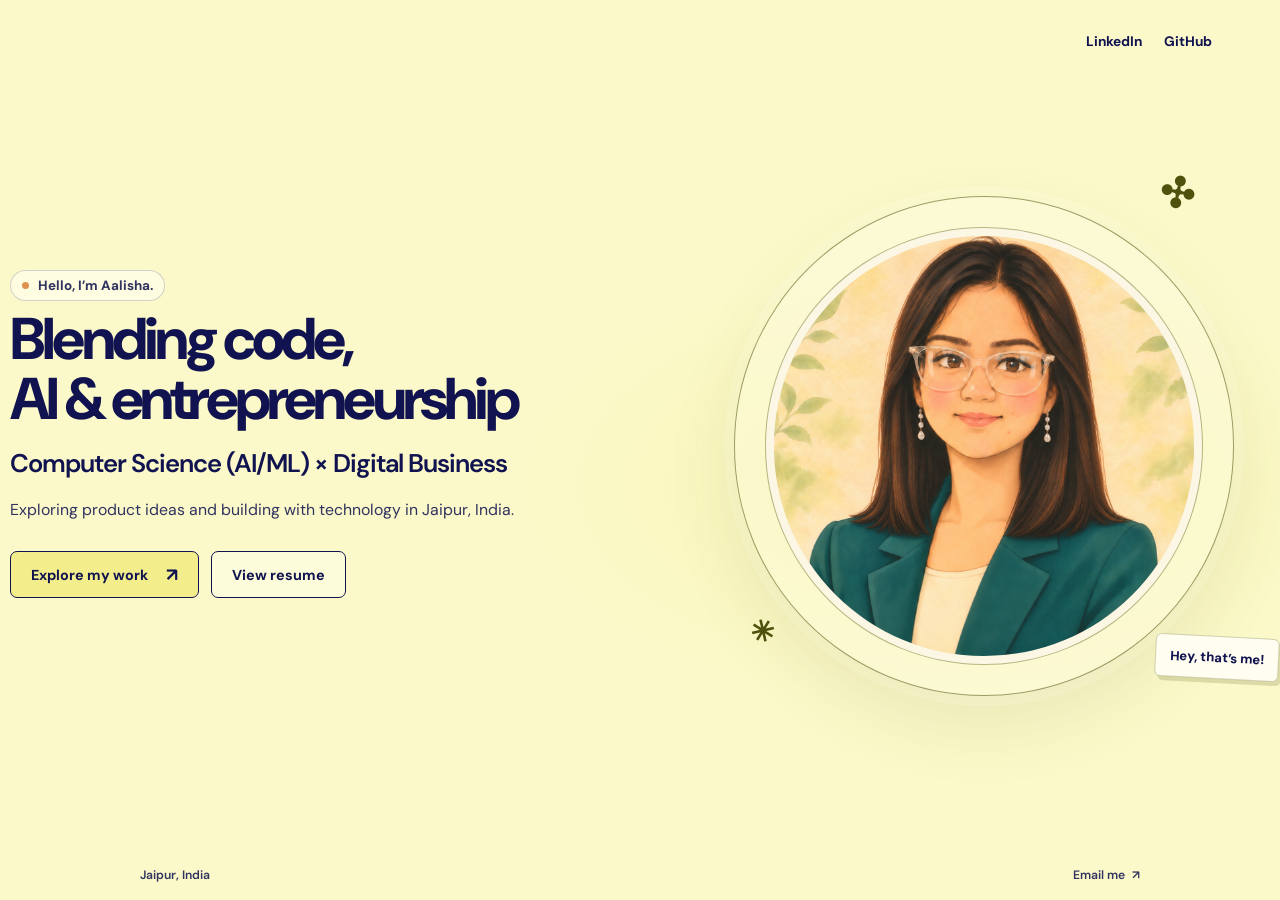
<file: index.html>
<!DOCTYPE html>
<html lang="en">
<head>
  <meta charset="UTF-8">
  <meta name="viewport" content="width=device-width, initial-scale=1.0">
  <meta name="description" content="Aalisha Kohli — computer science and digital business student exploring technology, product, and consulting.">
  <meta name="theme-color" content="#fbf9c9">
  <title>Aalisha Kohli | Portfolio</title>
  <link rel="preconnect" href="https://fonts.googleapis.com">
  <link rel="preconnect" href="https://fonts.gstatic.com" crossorigin>
  <link href="https://fonts.googleapis.com/css2?family=DM+Sans:wght@400;500;600;700;800&display=swap" rel="stylesheet">
  <link rel="stylesheet" href="home.css">
</head>
<body class="home-page">
  <a class="skip-link" href="#main-content">Skip to content</a>
  <div class="home-shell">
    <header class="home-header">
      <div class="social-links" aria-label="Social links">
        <a href="https://www.linkedin.com/in/aalisha-kohli-150954351ak" target="_blank" rel="noopener noreferrer">LinkedIn</a>
        <a href="https://github.com/aalishakohli5-cmyk" target="_blank" rel="noopener noreferrer">GitHub</a>
      </div>
    </header>

    <main id="main-content" class="hero">
      <section class="hero-copy" aria-labelledby="hero-title">
        <p class="hello">Hello, I’m Aalisha.</p>
        <h1 id="hero-title">Blending code,<br>AI &amp; entrepreneurship</h1>
        <p class="hero-subtitle">Computer Science (AI/ML) × Digital Business</p>
        <p class="hero-location">Exploring product ideas and building with technology in Jaipur, India.</p>
        <div class="hero-actions">
          <a class="button button-primary" href="portfolio.html">Explore my work <span aria-hidden="true">↗</span></a>
          <a class="button button-secondary" href="Aalisha_Kohli_CV.pdf" target="_blank" rel="noopener">View resume</a>
        </div>
      </section>

      <div class="portrait-area" aria-label="Illustrated portrait of Aalisha Kohli">
        <div class="portrait-halo" aria-hidden="true"></div>
        <div class="portrait-frame">
          <img src="profile-portrait.png" alt="Illustrated portrait of Aalisha Kohli wearing glasses">
        </div>
        <span class="sparkle sparkle-one" aria-hidden="true">✣</span>
        <span class="sparkle sparkle-two" aria-hidden="true">✳</span>
        <span class="portrait-note">Hey, that’s me!</span>
      </div>

    </main>

    <footer class="home-footer">
      <span>Jaipur, India</span>
      <a href="https://mail.google.com/mail/?view=cm&amp;fs=1&amp;to=aalishakohli5%40gmail.com" target="_blank" rel="noopener noreferrer">Email me <span aria-hidden="true">↗</span></a>
    </footer>
  </div>
  <script src="interactions.js" defer></script>
</body>
</html>
</file>
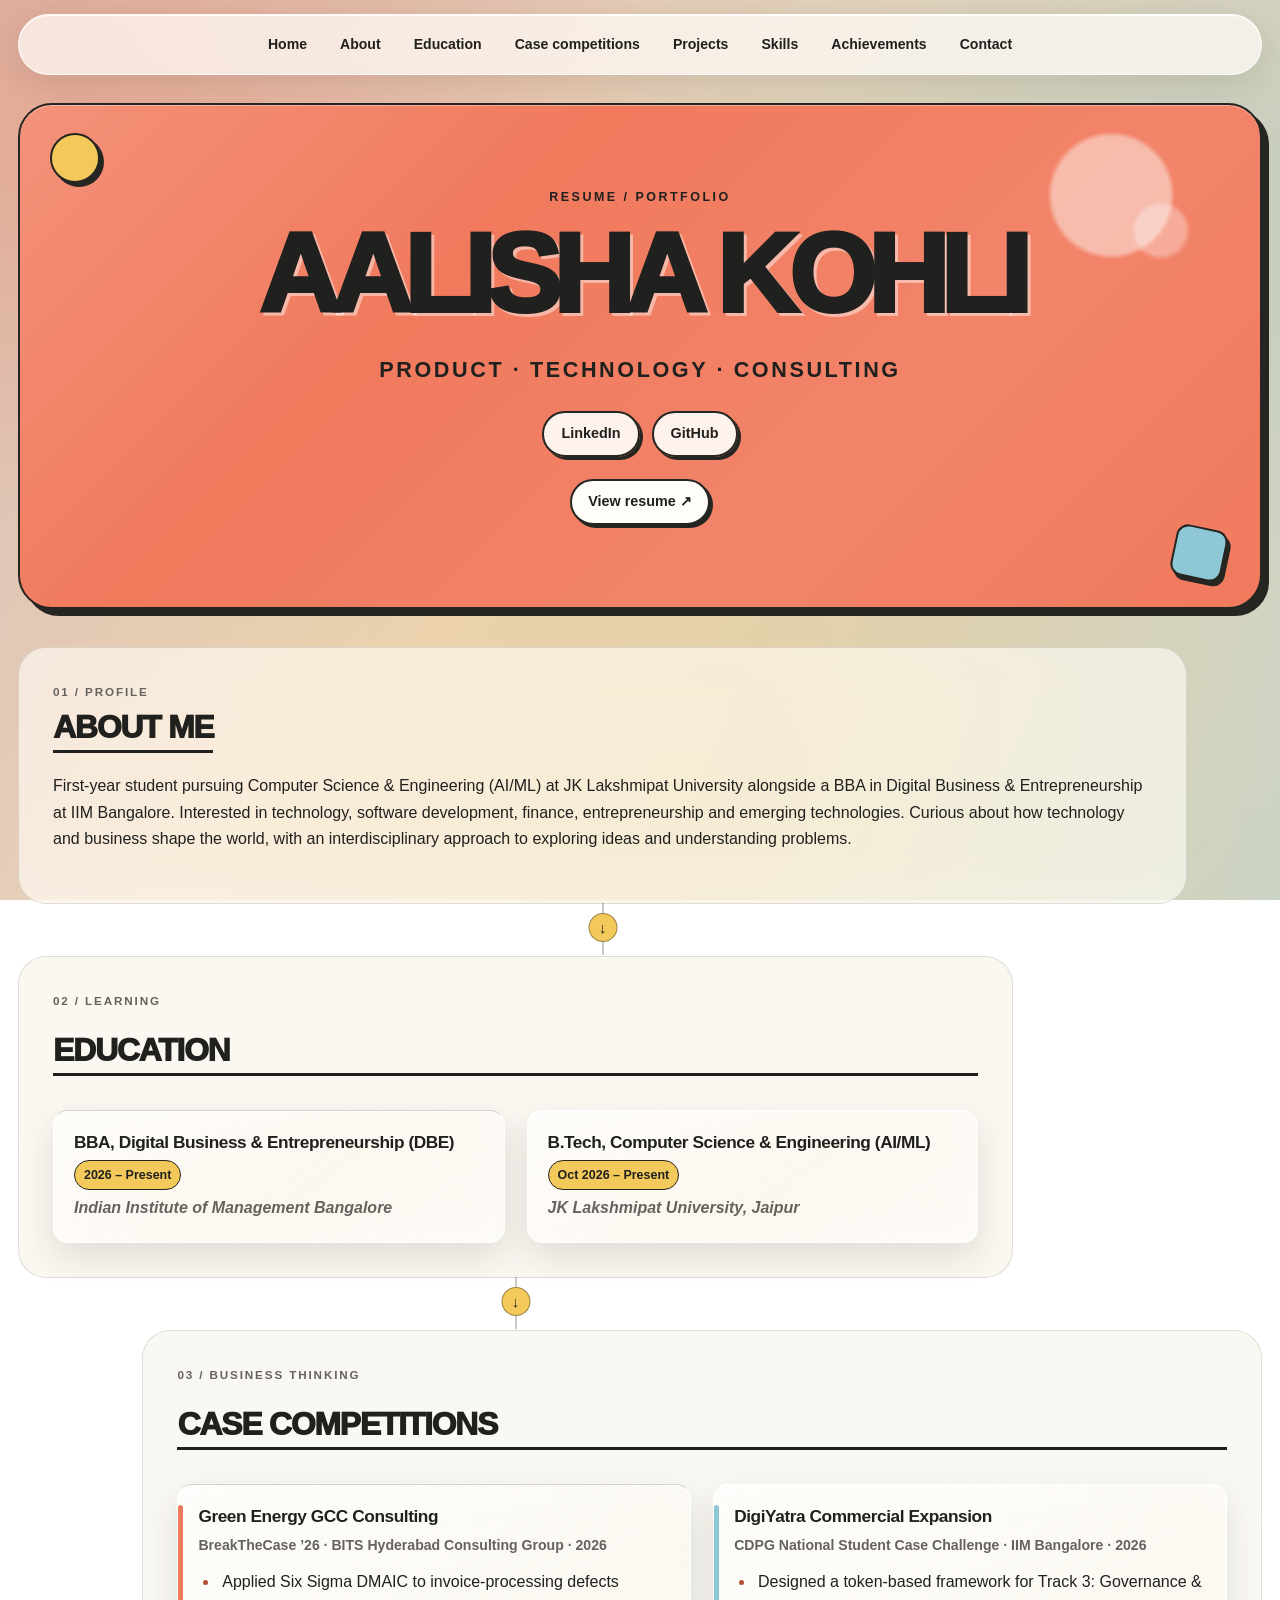
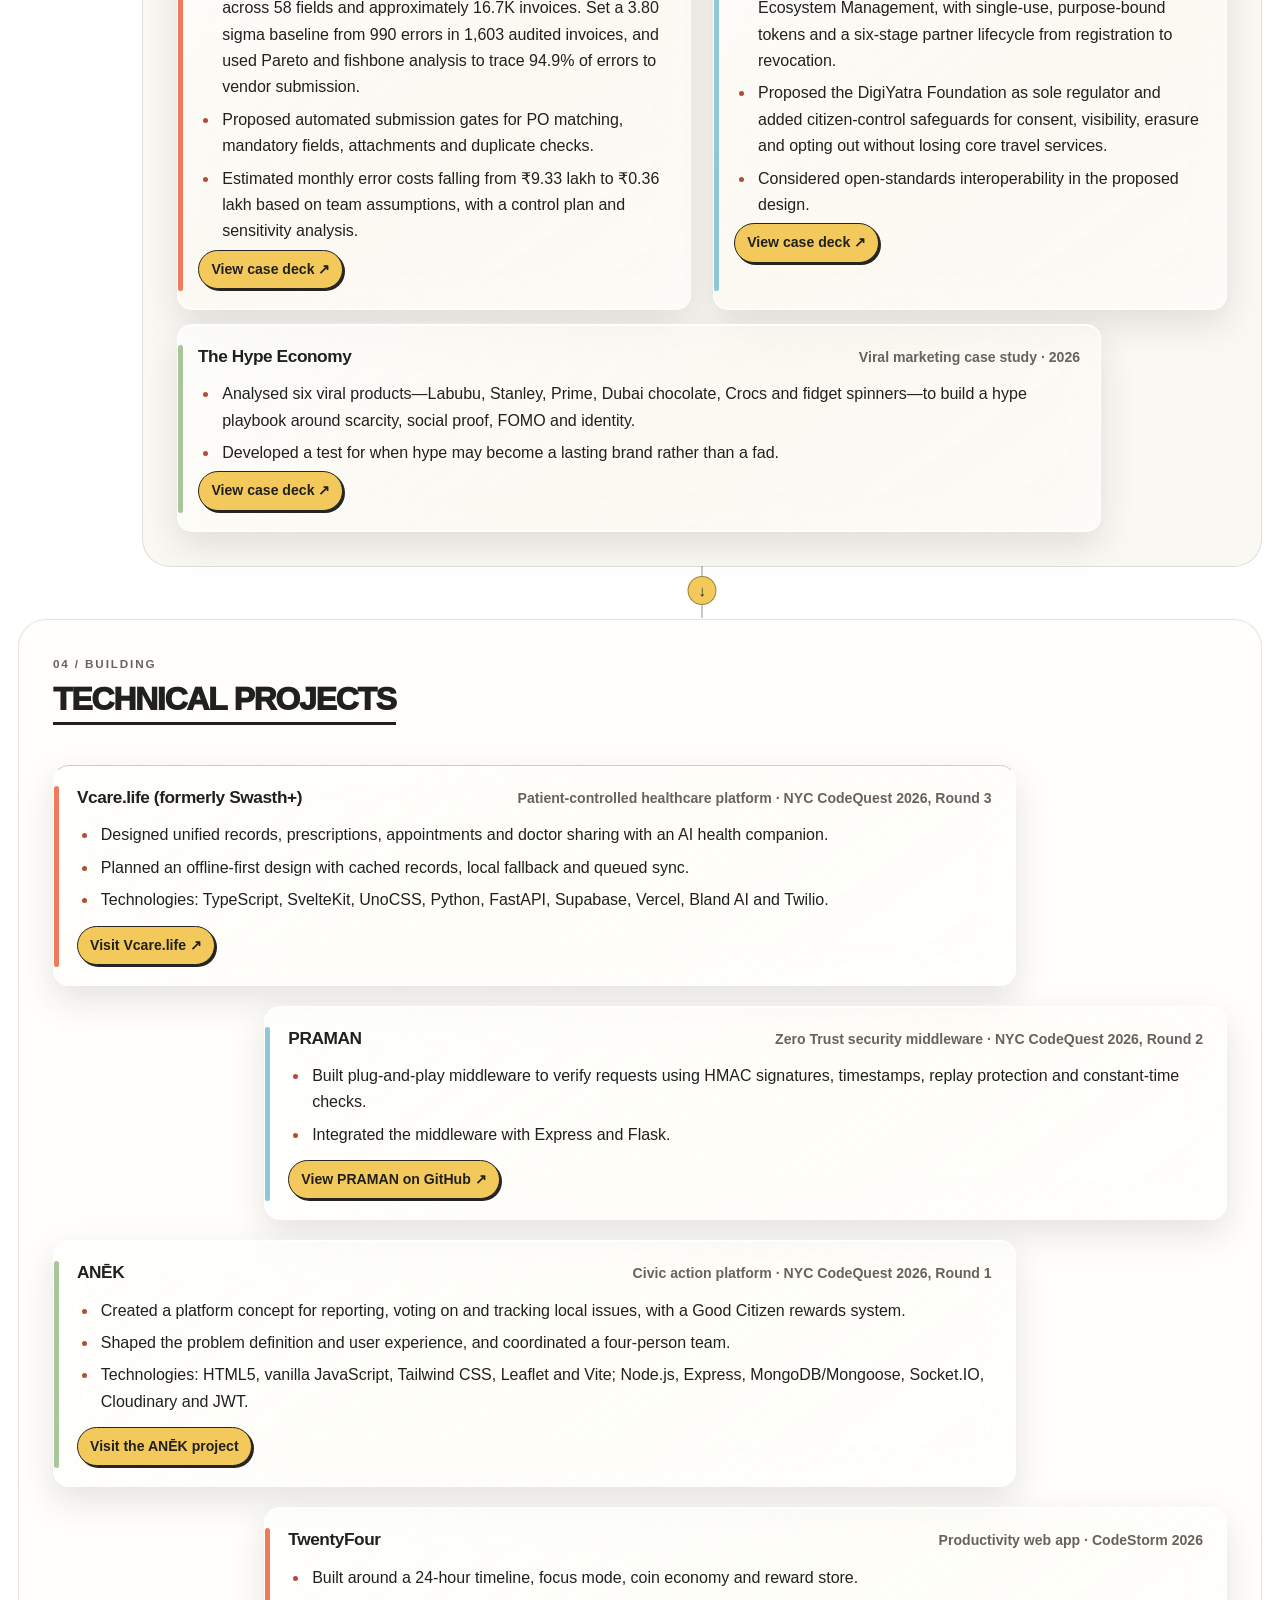
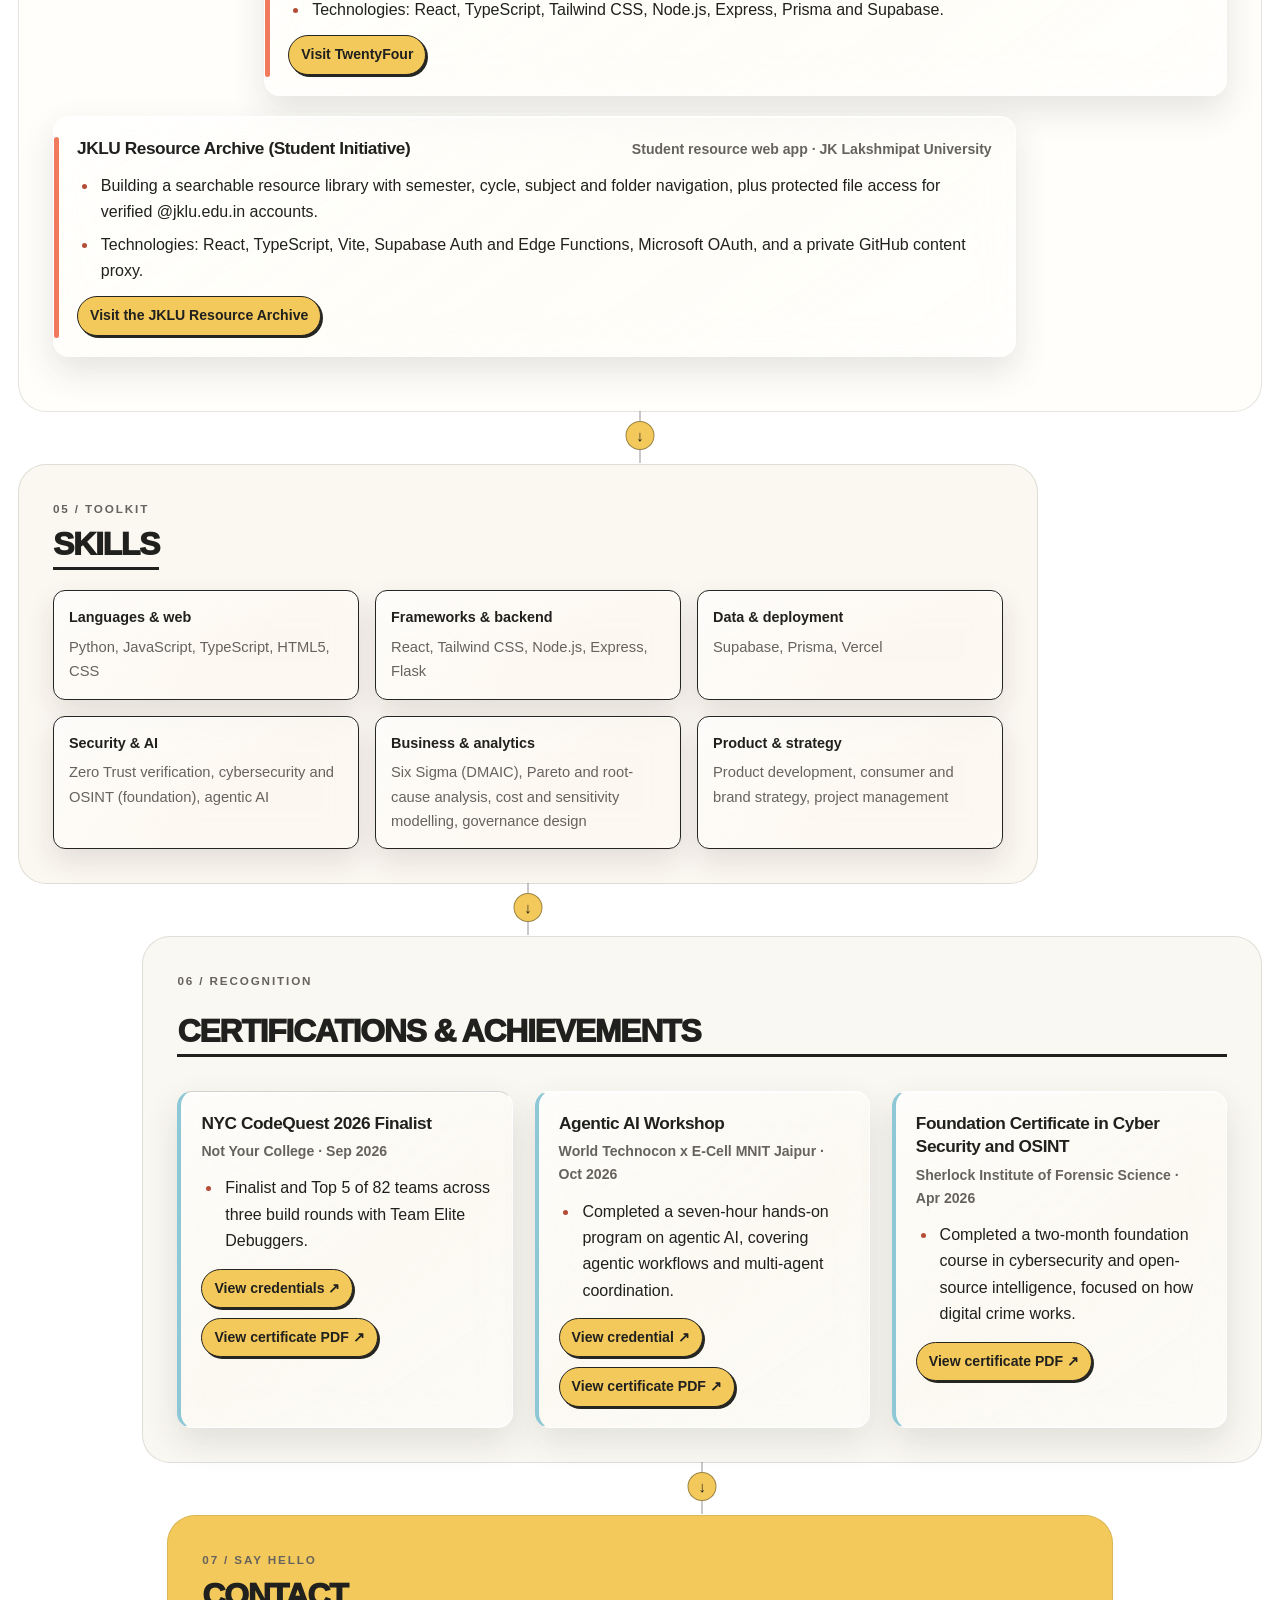
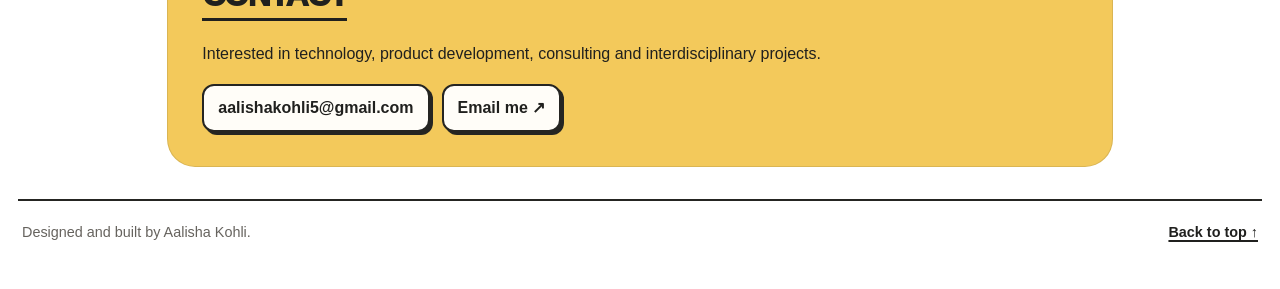
<file: portfolio.html>
<!DOCTYPE html>
<html lang="en">

<head>
    <meta charset="UTF-8">
    <meta name="viewport" content="width=device-width, initial-scale=1.0">
    <meta name="description"
        content="Resume and portfolio of Aalisha Kohli, a computer science and digital business student interested in technology, product, and consulting.">
    <meta name="theme-color" content="#f4f0e8">
    <title>Aalisha Kohli | Resume</title>
    <link rel="stylesheet" href="styles.css">
    <script src="interactions.js" defer></script>
</head>

<body>
    <a href="#main-content">Skip to content</a>

    <nav class="portfolio-nav" aria-label="Main navigation">
            <a href="index.html">Home</a>
            <a href="#about">About</a>
            <a href="#education">Education</a>
            <a href="#competitions">Case competitions</a>
            <a href="#projects">Projects</a>
            <a href="#skills">Skills</a>
            <a href="#achievements">Achievements</a>
            <a href="#contact">Contact</a>
    </nav>

    <header id="top">
        <div>
            <p>Resume / Portfolio</p>
            <h1>Aalisha Kohli</h1>
            <p>Product <span aria-hidden="true">·</span> Technology <span aria-hidden="true">·</span> Consulting</p>

            <p class="hero-socials">
                <a href="https://www.linkedin.com/in/aalisha-kohli-150954351ak" target="_blank"
                    rel="noopener noreferrer" aria-label="Aalisha Kohli on LinkedIn (opens in a new tab)">
                    LinkedIn
                </a>
                <a href="https://github.com/aalishakohli5-cmyk" target="_blank" rel="noopener noreferrer"
                    aria-label="Aalisha Kohli on GitHub (opens in a new tab)">
                    GitHub
                </a>
            </p>
            <p><a class="case-deck-link" href="Aalisha_Kohli_CV.pdf" target="_blank" rel="noopener noreferrer">View resume ↗</a></p>
        </div>
    </header>

    <main id="main-content">
        <section id="about" aria-labelledby="about-heading">
            <p>01 / Profile</p>
            <h2 id="about-heading">About me</h2>
            <p>
                First-year student pursuing Computer Science &amp; Engineering (AI/ML)
                at JK Lakshmipat University alongside a BBA in Digital Business &amp;
                Entrepreneurship at IIM Bangalore. Interested in technology, software
                development, finance, entrepreneurship and emerging technologies.
                Curious about how technology and business shape the world, with an
                interdisciplinary approach to exploring ideas and understanding
                problems.
            </p>
        </section>

        <section id="education" aria-labelledby="education-heading">
            <p>02 / Learning</p>
            <h2 id="education-heading">Education</h2>

            <article>
                <header>
                    <h3>BBA, Digital Business &amp; Entrepreneurship (DBE)</h3>
                    <p>2026 – Present</p>
                </header>
                <p><em>Indian Institute of Management Bangalore</em></p>
            </article>

            <article>
                <header>
                    <h3>B.Tech, Computer Science &amp; Engineering (AI/ML)</h3>
                    <p>Oct 2026 – Present</p>
                </header>
                <p><em>JK Lakshmipat University, Jaipur</em></p>
            </article>
        </section>

        <section id="competitions" aria-labelledby="competitions-heading">
            <p>03 / Business thinking</p>
            <h2 id="competitions-heading">Case competitions</h2>

            <article>
                <header>
                    <h3>Green Energy GCC Consulting</h3>
                    <p>BreakTheCase ’26 · BITS Hyderabad Consulting Group · 2026</p>
                </header>
                <ul>
                    <li>
                        Applied Six Sigma DMAIC to invoice-processing defects across 58
                        fields and approximately 16.7K invoices. Set a 3.80 sigma baseline
                        from 990 errors in 1,603 audited invoices, and used Pareto and
                        fishbone analysis to trace 94.9% of errors to vendor submission.
                    </li>
                    <li>
                        Proposed automated submission gates for PO matching, mandatory
                        fields, attachments and duplicate checks.
                    </li>
                    <li>
                        Estimated monthly error costs falling from ₹9.33 lakh to ₹0.36 lakh
                        based on team assumptions, with a control plan and sensitivity
                        analysis.
                    </li>
                </ul>
                <p><a class="case-deck-link" href="green-energy-gcc-consulting.pdf" target="_blank" rel="noopener">View case deck ↗</a></p>
            </article>

            <article>
                <header>
                    <h3>DigiYatra Commercial Expansion</h3>
                    <p>CDPG National Student Case Challenge · IIM Bangalore · 2026</p>
                </header>
                <ul>
                    <li>
                        Designed a token-based framework for Track 3: Governance &amp;
                        Ecosystem Management, with single-use, purpose-bound tokens and a
                        six-stage partner lifecycle from registration to revocation.
                    </li>
                    <li>
                        Proposed the DigiYatra Foundation as sole regulator and added
                        citizen-control safeguards for consent, visibility, erasure and
                        opting out without losing core travel services.
                    </li>
                    <li>Considered open-standards interoperability in the proposed design.</li>
                </ul>
                <p><a class="case-deck-link" href="digiyatra-case-deck.pdf" target="_blank" rel="noopener">View case deck ↗</a></p>
            </article>

            <article>
                <header>
                    <h3>The Hype Economy</h3>
                    <p>Viral marketing case study · 2026</p>
                </header>
                <ul>
                    <li>
                        Analysed six viral products—Labubu, Stanley, Prime, Dubai chocolate,
                        Crocs and fidget spinners—to build a hype playbook around scarcity,
                        social proof, FOMO and identity.
                    </li>
                    <li>
                        Developed a test for when hype may become a lasting brand rather
                        than a fad.
                    </li>
                </ul>
                <p><a class="case-deck-link" href="hype-economy-case-deck.pdf" target="_blank" rel="noopener">View case deck ↗</a></p>
            </article>
        </section>

        <section id="projects" aria-labelledby="projects-heading">
            <p>04 / Building</p>
            <h2 id="projects-heading">Technical projects</h2>

            <article>
                <header>
                    <h3>Vcare.life <span>(formerly Swasth+)</span></h3>
                    <p>Patient-controlled healthcare platform · NYC CodeQuest 2026, Round 3</p>
                </header>
                <ul>
                    <li>
                        Designed unified records, prescriptions, appointments and doctor
                        sharing with an AI health companion.
                    </li>
                    <li>
                        Planned an offline-first design with cached records, local fallback
                        and queued sync.
                    </li>
                    <li>
                        Technologies: TypeScript, SvelteKit, UnoCSS, Python, FastAPI,
                        Supabase, Vercel, Bland AI and Twilio.
                    </li>
                </ul>
                <p><a href="https://august-hackathon.vercel.app/" target="_blank" rel="noopener noreferrer">Visit Vcare.life ↗</a></p>
            </article>

            <article>
                <header>
                    <h3>PRAMAN</h3>
                    <p>Zero Trust security middleware · NYC CodeQuest 2026, Round 2</p>
                </header>
                <ul>
                    <li>
                        Built plug-and-play middleware to verify requests using HMAC
                        signatures, timestamps, replay protection and constant-time checks.
                    </li>
                    <li>Integrated the middleware with Express and Flask.</li>
                </ul>
                <p><a href="https://github.com/EliteDebuggers/hackathon2.git" target="_blank" rel="noopener noreferrer">View PRAMAN on GitHub ↗</a></p>
            </article>

            <article>
                <header>
                    <h3>ANĒK</h3>
                    <p>Civic action platform · NYC CodeQuest 2026, Round 1</p>
                </header>
                <ul>
                    <li>
                        Created a platform concept for reporting, voting on and tracking
                        local issues, with a Good Citizen rewards system.
                    </li>
                    <li>
                        Shaped the problem definition and user experience, and coordinated
                        a four-person team.
                    </li>
                    <li>
                        Technologies: HTML5, vanilla JavaScript, Tailwind CSS, Leaflet and Vite;
                        Node.js, Express, MongoDB/Mongoose, Socket.IO, Cloudinary and JWT.
                    </li>
                </ul>
                <p>
                    <a href="https://anek.vercel.app" target="_blank" rel="noopener noreferrer">
                        Visit the ANĒK project
                    </a>
                </p>
            </article>

            <article>
                <header>
                    <h3>TwentyFour</h3>
                    <p>Productivity web app · CodeStorm 2026</p>
                </header>
                <ul>
                    <li>
                        Built around a 24-hour timeline, focus mode, coin economy and reward
                        store.
                    </li>
                    <li>
                        Technologies: React, TypeScript, Tailwind CSS, Node.js, Express,
                        Prisma and Supabase.
                    </li>
                </ul>
                <p>
                    <a href="https://twenty-four-ten.vercel.app" target="_blank" rel="noopener noreferrer">
                        Visit TwentyFour
                    </a>
                </p>
            </article>

            <article>
                <header>
                    <h3>JKLU Resource Archive <span>(Student Initiative)</span></h3>
                    <p>Student resource web app · JK Lakshmipat University</p>
                </header>
                <ul>
                    <li>
                        Building a searchable resource library with semester, cycle, subject
                        and folder navigation, plus protected file access for verified
                        @jklu.edu.in accounts.
                    </li>
                    <li>
                        Technologies: React, TypeScript, Vite, Supabase Auth and Edge
                        Functions, Microsoft OAuth, and a private GitHub content proxy.
                    </li>
                </ul>
                <p>
                    <a href="https://jklu-resource-archive-3sud.vercel.app" target="_blank" rel="noopener noreferrer">
                        Visit the JKLU Resource Archive
                    </a>
                </p>
            </article>
        </section>

        <section id="skills" aria-labelledby="skills-heading">
            <p>05 / Toolkit</p>
            <h2 id="skills-heading">Skills</h2>

            <dl>
                <div>
                    <dt>Languages &amp; web</dt>
                    <dd>Python, JavaScript, TypeScript, HTML5, CSS</dd>
                </div>
                <div>
                    <dt>Frameworks &amp; backend</dt>
                    <dd>React, Tailwind CSS, Node.js, Express, Flask</dd>
                </div>
                <div>
                    <dt>Data &amp; deployment</dt>
                    <dd>Supabase, Prisma, Vercel</dd>
                </div>
                <div>
                    <dt>Security &amp; AI</dt>
                    <dd>Zero Trust verification, cybersecurity and OSINT (foundation), agentic AI</dd>
                </div>
                <div>
                    <dt>Business &amp; analytics</dt>
                    <dd>
                        Six Sigma (DMAIC), Pareto and root-cause analysis, cost and
                        sensitivity modelling, governance design
                    </dd>
                </div>
                <div>
                    <dt>Product &amp; strategy</dt>
                    <dd>Product development, consumer and brand strategy, project management</dd>
                </div>
            </dl>
        </section>

        <section id="achievements" aria-labelledby="achievements-heading">
            <p>06 / Recognition</p>
            <h2 id="achievements-heading">Certifications &amp; achievements</h2>

            <article>
                <header>
                    <h3>NYC CodeQuest 2026 Finalist</h3>
                    <p>Not Your College · Sep 2026</p>
                </header>
                <ul>
                    <li>
                        Finalist and Top 5 of 82 teams across three build rounds with Team
                        Elite Debuggers.
                    </li>
                </ul>
                <p class="credential-links"><a class="case-deck-link" href="https://notyourcollege.com/verify/CERT-2026-JJVC63" target="_blank" rel="noopener noreferrer">View credentials ↗</a> <a class="case-deck-link" href="nyc-codequest-certificate.pdf" target="_blank" rel="noopener noreferrer">View certificate PDF ↗</a></p>
            </article>

            <article class="credential-card">
                <header>
                    <h3>Agentic AI Workshop</h3>
                    <p>World Technocon x E-Cell MNIT Jaipur · Oct 2026</p>
                </header>
                <ul>
                    <li>
                        Completed a seven-hour hands-on program on agentic AI, covering
                        agentic workflows and multi-agent coordination.
                    </li>
                </ul>
                <p class="credential-links"><a class="case-deck-link" href="https://technocon.org/c/6GN7HVQSAZFCH8T" target="_blank" rel="noopener noreferrer">View credential ↗</a> <a class="case-deck-link" href="generative-ai-certificate.pdf" target="_blank" rel="noopener noreferrer">View certificate PDF ↗</a></p>
            </article>

            <article>
                <header>
                    <h3>Foundation Certificate in Cyber Security and OSINT</h3>
                    <p>Sherlock Institute of Forensic Science · Apr 2026</p>
                </header>
                <ul>
                    <li>
                        Completed a two-month foundation course in cybersecurity and
                        open-source intelligence, focused on how digital crime works.
                    </li>
                </ul>
                <p class="credential-links"><a class="case-deck-link" href="cybersecurity-osint-certificate.pdf" target="_blank" rel="noopener noreferrer">View certificate PDF ↗</a></p>
            </article>
        </section>

        <section id="contact" aria-labelledby="contact-heading">
            <p>07 / Say hello</p>
            <h2 id="contact-heading">Contact</h2>
            <p>
                Interested in technology, product development, consulting and
                interdisciplinary projects.
            </p>
            <address>
                <a href="https://mail.google.com/mail/?view=cm&amp;fs=1&amp;to=aalishakohli5%40gmail.com" target="_blank" rel="noopener noreferrer">aalishakohli5@gmail.com</a>
                <a class="email-cta" href="https://mail.google.com/mail/?view=cm&amp;fs=1&amp;to=aalishakohli5%40gmail.com" target="_blank" rel="noopener noreferrer">Email me ↗</a>
            </address>
        </section>
    </main>

    <footer>
        <p>Designed and built by Aalisha Kohli.</p>
        <p><a href="#top">Back to top ↑</a></p>
    </footer>
</body>

</html>
</file>
<file: home.css>
:root {
  color-scheme: light;
  --butter: #fbf9c9;
  --butter-deep: #f3ee93;
  --navy: #10134f;
  --navy-soft: #30335f;
  --green: #4e520c;
  --paper: #fffef0;
}
* { box-sizing: border-box; }
html { min-width: 320px; scroll-behavior: smooth; }
body.home-page {
  min-width: 320px;
  min-height: 100vh;
  margin: 0;
  padding: 0;
  background: var(--butter);
  color: var(--navy);
  font-family: "DM Sans", "Avenir Next", Avenir, sans-serif;
}
a { color: inherit; }
a:focus-visible { outline: 3px solid #4ca6ff; outline-offset: 4px; border-radius: 4px; }
.home-shell {
  position: relative;
  display: flex;
  min-height: 100svh;
  flex-direction: column;
  overflow: hidden;
  border: 0;
  border-radius: 0;
  background:
    radial-gradient(ellipse at 74% 54%, rgb(241 229 122 / 25%), transparent 32%),
    var(--butter);
}
.skip-link { position: fixed; z-index: 20; top: 14px; left: 14px; padding: 10px 14px; transform: translateY(-160%); border-radius: 6px; background: var(--navy); color: white; }
.skip-link:focus { transform: translateY(0); }
.home-header {
  z-index: 5;
  display: grid;
  width: min(100% - 64px, 1320px);
  min-height: 82px;
  margin: 0 auto;
  grid-template-columns: 1fr auto;
  align-items: center;
  gap: 36px;
}
.wordmark { font-size: 1.08rem; font-weight: 800; letter-spacing: -.045em; text-decoration: none; white-space: nowrap; }
.wordmark span { color: #e78d37; }
.social-links { display: flex; justify-content: flex-end; gap: 22px; }
.social-links a { position: relative; padding: 6px 0; font-size: .86rem; font-weight: 700; text-decoration: none; }
.social-links a::after { position: absolute; right: 0; bottom: 2px; left: 0; height: 2px; transform: scaleX(0); transform-origin: left; background: var(--navy); content: ""; transition: transform .2s ease; }
.social-links a:hover::after { transform: scaleX(1); }
.hero {
  position: relative;
  display: grid;
  width: min(100% - 64px, 1320px);
  flex: 1;
  margin: 0 auto;
  grid-template-columns: minmax(0, 1.05fr) minmax(0, .95fr);
  align-items: center;
  gap: 20px;
  padding: 34px 0 74px;
}
.hero-copy { z-index: 2; padding-bottom: 24px; transform: translateX(-22px); }
.hello { display: inline-flex; align-items: center; gap: 9px; margin: 0 0 8px; padding: 6px 11px; border: 1px solid rgb(16 19 79 / 18%); border-radius: 999px; background: rgb(255 254 240 / 62%); color: var(--navy-soft); font-size: clamp(.82rem, 1.05vw, .96rem); font-weight: 700; }
.hello::before { width: 7px; height: 7px; border-radius: 50%; background: #df9250; content: ""; }
.hero-copy h1 { max-width: 760px; margin: 0; font-size: clamp(2.6rem, 4.6vw, 4.15rem); font-weight: 800; letter-spacing: -.065em; line-height: 1.02; }
.hero-subtitle { margin: 18px 0 0; font-size: clamp(1.15rem, 2vw, 1.65rem); font-weight: 600; letter-spacing: -.04em; }
.hero-location { margin: 17px 0 0; color: var(--navy-soft); font-size: .99rem; line-height: 1.65; }
.hero-actions { display: flex; flex-wrap: wrap; gap: 12px; margin-top: 28px; }
.button { display: inline-flex; min-height: 47px; align-items: center; justify-content: center; gap: 18px; padding: 0 20px; border: 1px solid var(--navy); border-radius: 7px; font-size: .9rem; font-weight: 700; text-decoration: none; transition: transform .18s ease, box-shadow .18s ease, background .18s ease; }
.button:hover { transform: translateY(-3px); box-shadow: 3px 4px 0 var(--navy); }
.button:active { transform: translateY(2px) scale(.985); box-shadow: 1px 1px 0 var(--navy); }
.button-primary { background: #f3ee8b; }
.button-primary span { font-size: 1.15rem; }
.button-secondary { background: rgb(255 254 240 / 42%); }
.portrait-area { position: relative; display: grid; min-height: min(72vh, 660px); place-items: center; translate: 20px 0; animation: portrait-float 6s ease-in-out infinite; }
.portrait-halo { position: absolute; width: min(39vw, 560px); aspect-ratio: 1; border: 1px solid rgb(78 82 12 / 55%); border-radius: 50%; background: rgb(255 255 245 / 24%); box-shadow: 0 0 0 10px rgb(255 255 235 / 16%), 0 28px 70px rgb(89 83 30 / 10%); translate: var(--halo-x, 0px) var(--halo-y, 0px); transition: translate 240ms ease-out; }
.portrait-frame { position: relative; width: min(34vw, 490px); height: min(34vw, 490px); overflow: hidden; border: 8px solid rgb(255 255 244 / 64%); border-radius: 50%; background: #f4e9c7; box-shadow: 0 0 0 1px rgb(78 82 12 / 40%); translate: var(--frame-x, 0px) var(--frame-y, 0px); transition: translate 240ms ease-out; }
.portrait-frame img { width: 100%; height: 100%; object-fit: cover; object-position: 50% 18%; transform: translate(var(--portrait-x, 0px), var(--portrait-y, 0px)); transition: transform 240ms ease-out; }
.sparkle { position: absolute; z-index: 2; color: var(--green); font-weight: 700; line-height: 1; }
.sparkle-one { top: 8%; right: 13%; font-size: 2.6rem; transform: rotate(12deg); }
.sparkle-two { bottom: 19%; left: 9%; font-size: 1.8rem; transform: rotate(-13deg); }
.portrait-note { position: absolute; right: -2%; bottom: 14%; z-index: 3; padding: 11px 14px; border: 1px solid rgb(78 82 12 / 26%); border-radius: 6px; background: var(--paper); box-shadow: 3px 4px 0 rgb(78 82 12 / 18%); font-size: .82rem; font-weight: 800; line-height: 1.45; transform: rotate(3deg); opacity: 0; animation: bubble-arrive .65s cubic-bezier(.2,.8,.2,1) .45s forwards; }
.scroll-cue { position: absolute; bottom: 26px; left: 0; display: flex; align-items: center; gap: 10px; font-size: .78rem; font-weight: 700; text-decoration: none; }
.scroll-cue span { display: grid; width: 26px; height: 26px; place-items: center; border: 1px solid rgb(16 19 79 / 32%); border-radius: 50%; font-size: 1rem; transition: transform .2s; }
.scroll-cue:hover span { transform: translateY(3px); }
.home-footer { display: flex; width: min(100% - 64px, 1000px); min-height: 50px; margin: 0 auto; align-items: center; justify-content: space-between; color: var(--navy-soft); font-size: .76rem; font-weight: 600; }
.home-footer a { text-decoration: none; }
.home-footer a span { margin-left: 4px; }
@media (min-width: 1500px) { .home-header, .hero, .home-footer { width: min(100% - 100px, 1500px); } }
@media (max-width: 760px) {
  body.home-page { padding: 0; }
  .home-shell { min-height: 100svh; border-radius: 0; }
  .home-header { width: calc(100% - 36px); min-height: 72px; grid-template-columns: 1fr auto; gap: 10px; }
  .wordmark { font-size: .98rem; }
  .social-links { grid-column: 2; grid-row: 1; }
  .hero { width: calc(100% - 40px); grid-template-columns: 1fr; gap: 0; padding: 30px 0 64px; }
  .hero-copy { grid-row: 2; padding: 0 0 20px; text-align: center; transform: none; }
  .hello { margin-bottom: 8px; }
  .hero-copy h1 { max-width: none; font-size: clamp(2.55rem, 10vw, 4rem); }
  .hero-subtitle { margin-top: 10px; }
  .hero-location { margin-top: 10px; font-size: .91rem; }
  .desktop-break { display: none; }
  .hero-actions { justify-content: center; margin-top: 20px; }
  .button { min-height: 44px; padding: 0 16px; font-size: .84rem; }
  .portrait-area { grid-row: 1; min-height: clamp(270px, 78vw, 420px); translate: none; }
  .portrait-halo { width: min(76vw, 390px); }
  .portrait-frame { width: min(66vw, 340px); height: min(66vw, 340px); }
  .sparkle-one { top: 7%; right: 10%; font-size: 2rem; }
  .sparkle-two { bottom: 17%; left: 8%; font-size: 1.4rem; }
  .portrait-note { right: 0; bottom: 8%; font-size: .68rem; }
  .scroll-cue { bottom: 22px; left: 50%; transform: translateX(-50%); white-space: nowrap; font-size: .72rem; }
  .home-footer { width: calc(100% - 36px); min-height: 40px; font-size: .7rem; }
}
@media (max-width: 380px) {
  .hero-copy h1 { font-size: 2.45rem; }
  .hero-actions { gap: 8px; }
  .button { gap: 9px; padding: 0 12px; }
}
@media (prefers-reduced-motion: reduce) { *, *::before, *::after { scroll-behavior: auto !important; transition-duration: .01ms !important; } }
@keyframes portrait-float { 0%,100% { transform:translateY(0); } 50% { transform:translateY(-8px); } }
@keyframes bubble-arrive { from { opacity:0; scale:.86; } to { opacity:1; scale:1; } }
@media (prefers-reduced-motion: reduce) {
  .portrait-area,.portrait-note { animation:none !important; }
  .portrait-note { opacity:1; }
  .portrait-frame,.portrait-halo,.portrait-frame img { transition:none !important; }
}
</file>
<file: styles.css>
/* ================================
   Aalisha Kohli — Resume
   Clay + neo-brutalist visual style
   ================================ */

/* ---------- 1. Theme ---------- */

:root {
    color-scheme: light;

    --page: #f3eee5;
    --paper: #fffdf8;
    --paper-warm: #f8f1e7;
    --ink: #20201e;
    --muted: #66635e;
    --line: #252522;

    --coral: #f17a5d;
    --yellow: #f3c95b;
    --blue: #8ec7d5;
    --green: #a9c59c;
    --lavender: #b5a2ca;

    --shadow-hard: 7px 7px 0 var(--line);
    --shadow-soft:
        10px 10px 24px rgb(80 61 42 / 10%),
        -8px -8px 22px rgb(255 255 255 / 75%);

    --radius-small: 12px;
    --radius-medium: 22px;
    --radius-large: 34px;

    --content-width: 1520px;
}

/* ---------- 2. Reset and base ---------- */

* {
    box-sizing: border-box;
}

html {
    scroll-behavior: smooth;
    scroll-padding-top: 110px;
}

body {
    min-width: 320px;
    margin: 0;
    background:
        radial-gradient(ellipse at 8% 14%, rgb(238 142 112 / 42%), transparent 36rem),
        radial-gradient(ellipse at 90% 24%, rgb(161 194 175 / 42%), transparent 40rem),
        radial-gradient(ellipse at 54% 88%, rgb(242 199 102 / 32%), transparent 44rem),
        linear-gradient(128deg, #d9b9ad 0%, #e9d4bd 46%, #c9d4c9 100%);
    background-attachment: fixed;
    color: var(--ink);
    font-family:
        Inter, Avenir, "Segoe UI", Helvetica, Arial, sans-serif;
    font-size: 16px;
    line-height: 1.65;
}

img,
svg {
    display: block;
    max-width: 100%;
}

a {
    color: #174d70;
    text-decoration-thickness: 1.5px;
    text-underline-offset: 3px;
}

a:hover {
    color: #a6422b;
}

a:focus-visible {
    outline: 3px solid var(--coral);
    outline-offset: 4px;
    border-radius: 4px;
}

::selection {
    color: var(--ink);
    background: var(--yellow);
}

/* ---------- 3. Skip link ---------- */

body>a:first-child {
    position: fixed;
    z-index: 20;
    top: 12px;
    left: 12px;
    transform: translateY(-160%);
    padding: 10px 16px;
    border: 2px solid var(--line);
    border-radius: var(--radius-small);
    background: var(--yellow);
    color: var(--ink);
    font-weight: 800;
    box-shadow: 4px 4px 0 var(--line);
}

body>a:first-child:focus {
    transform: translateY(0);
}

/* ---------- 4. Navigation ---------- */

#top nav,
.portfolio-nav {
    position: sticky;
    z-index: 10;
    top: 14px;
    display: flex;
    width: min(calc(100% - 36px), var(--content-width));
    margin: 14px auto 28px;
    padding: 10px;
    align-items: center;
    justify-content: center;
    flex-wrap: wrap;
    gap: 7px;

    border: 1px solid rgb(255 255 255 / 75%);
    border-radius: 999px;
    background: rgb(255 253 248 / 72%);
    box-shadow:
        0 8px 30px rgb(38 33 27 / 10%),
        inset 0 1px 0 rgb(255 255 255 / 85%);
    backdrop-filter: blur(16px);
    -webkit-backdrop-filter: blur(16px);
}

#top nav a,
.portfolio-nav a {
    display: inline-block;
    padding: 8px 13px;
    border-radius: 999px;
    color: var(--ink);
    font-size: 0.88rem;
    font-weight: 750;
    text-decoration: none;
    transition:
        background-color 160ms ease,
        transform 160ms ease,
        box-shadow 160ms ease;
}

#top nav a:hover,
.portfolio-nav a:hover {
    transform: translateY(-2px);
    background: var(--yellow);
    box-shadow: 2px 2px 0 var(--line);
}

/* ---------- 5. Hero ---------- */

#top>div {
    position: relative;
    width: min(calc(100% - 36px), var(--content-width));
    margin: 0 auto 38px;
    padding: clamp(32px, 7vw, 82px) 28px;
    overflow: hidden;
    border: 2px solid var(--line);
    border-radius: var(--radius-large);
    background:
        linear-gradient(135deg, rgb(255 255 255 / 18%), transparent 34%, rgb(255 255 255 / 8%) 68%, transparent),
        radial-gradient(circle at 88% 18%, rgb(255 255 255 / 45%) 0 5%, transparent 5.5%),
        radial-gradient(circle at 92% 25%, rgb(255 255 255 / 32%) 0 2%, transparent 2.5%),
        var(--coral);
    box-shadow: var(--shadow-hard), inset 0 1px 0 rgb(255 255 255 / 38%);
    backdrop-filter: blur(8px) saturate(1.08);
    -webkit-backdrop-filter: blur(8px) saturate(1.08);
    text-align: center;
}

#top>div::before,
#top>div::after {
    position: absolute;
    z-index: 0;
    display: block;
    border: 2px solid var(--line);
    content: "";
    pointer-events: none;
}

#top>div::before {
    top: 28px;
    left: 30px;
    width: 46px;
    height: 46px;
    border-radius: 50%;
    background: var(--yellow);
    box-shadow: 4px 4px 0 var(--line);
}

#top>div::after {
    right: 35px;
    bottom: 28px;
    width: 48px;
    height: 48px;
    transform: rotate(12deg);
    border-radius: 12px;
    background: var(--blue);
    box-shadow: 4px 4px 0 var(--line);
}

#top>div>* {
    position: relative;
    z-index: 1;
}

#top>div>p:first-child {
    margin: 0 0 12px;
    font-size: 0.78rem;
    font-weight: 850;
    letter-spacing: 0.2em;
    text-transform: uppercase;
}

#top h1 {
    margin: 0;
    font-size: clamp(3rem, 9vw, 7rem);
    font-weight: 950;
    letter-spacing: -0.075em;
    line-height: 0.98;
    text-transform: uppercase;
    text-shadow: 3px 3px 0 rgb(255 255 255 / 45%);
}

#top h1+p {
    margin: 22px 0;
    font-size: clamp(1rem, 2.5vw, 1.35rem);
    font-weight: 850;
    letter-spacing: 0.12em;
    text-transform: uppercase;
}

#top .hero-socials {
    display: flex;
    margin: 24px 0 14px;
    align-items: center;
    justify-content: center;
    flex-wrap: wrap;
    gap: 12px;
}
#top .hero-socials a {
    padding: 9px 17px;
    border: 2px solid var(--line);
    border-radius: 999px;
    background: rgb(255 253 248 / 92%);
    box-shadow: 3px 3px 0 var(--line);
    color: var(--ink);
    font-size: .9rem;
    font-weight: 850;
    text-decoration: none;
    transition: transform 160ms ease, box-shadow 160ms ease, background-color 160ms ease;
}
#top .hero-socials a:hover {
    transform: translateY(-2px);
    background: var(--yellow);
    box-shadow: 4px 5px 0 var(--line);
}

#top address {
    display: flex;
    margin: 0 auto;
    align-items: center;
    justify-content: center;
    flex-wrap: wrap;
    gap: 8px 14px;
    font-style: normal;
}

#top address a,
#top address span {
    color: var(--ink);
    font-weight: 700;
}

#top>div>p:last-child {
    display: flex;
    margin: 22px 0 0;
    align-items: center;
    justify-content: center;
    flex-wrap: wrap;
    gap: 12px;
}

#top>div>p:last-child a {
    display: inline-block;
    padding: 9px 16px;
    border: 2px solid var(--line);
    border-radius: 999px;
    background: var(--paper);
    box-shadow: 3px 3px 0 var(--line);
    color: var(--ink);
    font-size: 0.9rem;
    font-weight: 850;
    text-decoration: none;
    transition:
        transform 160ms ease,
        box-shadow 160ms ease;
}

#top>div>p:last-child a:hover {
    transform: translate(2px, 2px);
    box-shadow: 1px 1px 0 var(--line);
}

/* ---------- 6. Main layout ---------- */

main {
    display: grid;
    width: min(calc(100% - 36px), var(--content-width));
    margin: 0 auto;
    grid-template-columns: repeat(2, minmax(0, 1fr));
    gap: 24px;
}

main>section {
    position: relative;
    min-width: 0;
    padding: clamp(22px, 4vw, 34px);
    border: 1px solid rgb(255 255 255 / 86%);
    border-radius: var(--radius-medium);
    background: rgb(255 253 248 / 55%);
    box-shadow: 0 22px 52px rgb(54 43 33 / 14%), inset 0 1px 0 rgb(255 255 255 / 96%), inset 0 -1px 0 rgb(255 255 255 / 30%);
    backdrop-filter: blur(22px) saturate(1.25);
    -webkit-backdrop-filter: blur(22px) saturate(1.25);
    scroll-margin-top: 112px;
    transition: box-shadow 260ms ease, border-color 260ms ease, background-color 260ms ease;
}

main>section:nth-of-type(3n + 1) {
    background: rgb(255 253 248 / 62%);
}

main>section:nth-of-type(3n + 2) {
    background: rgb(248 241 231 / 56%);
}

main>section:nth-of-type(3n) {
    background: rgb(246 242 233 / 57%);
}

main>section>p:first-child {
    margin: 0 0 7px;
    color: var(--muted);
    font-size: 0.73rem;
    font-weight: 900;
    letter-spacing: 0.16em;
    text-transform: uppercase;
}

main>section>h2 {
    display: inline-block;
    margin: 0 0 20px;
    padding-bottom: 4px;
    border-bottom: 3px solid var(--ink);
    font-size: clamp(1.4rem, 3vw, 2rem);
    font-weight: 950;
    letter-spacing: -0.04em;
    line-height: 1.2;
    text-transform: uppercase;
}

main>section>p:not(:first-child) {
    margin-top: 0;
}

/* Let profile, projects, and contact span the full grid. */
#about,
#projects,
#contact {
    grid-column: 1 / -1;
}

/* ---------- 7. Resume entries ---------- */

article {
    padding: 17px 0;
    border-top: 1px solid rgb(32 32 30 / 18%);
}

article:first-of-type {
    padding-top: 0;
    border-top: 0;
}

article:last-child {
    padding-bottom: 0;
}

article header {
    display: flex;
    align-items: baseline;
    justify-content: space-between;
    flex-wrap: wrap;
    gap: 5px 18px;
}

article h3 {
    margin: 0;
    font-size: 1.08rem;
    font-weight: 900;
    letter-spacing: -0.025em;
    line-height: 1.35;
}

article header p {
    margin: 0;
    color: var(--muted);
    font-size: 0.88rem;
    font-weight: 750;
}

article>p {
    margin: 5px 0 0;
    color: var(--muted);
}

article>p em {
    font-weight: 650;
}

article ul {
    margin: 12px 0 0;
    padding-left: 1.3rem;
}

article li {
    padding-left: 3px;
}

article li+li {
    margin-top: 6px;
}

article li::marker {
    color: #b34d36;
}

/* Education entries get a clear date / school rhythm. */
#education article {
    padding: 18px 0;
}

#education article header p {
    padding: 4px 9px;
    border: 1px solid var(--line);
    border-radius: 999px;
    background: var(--yellow);
    color: var(--ink);
    font-size: 0.78rem;
}

/* ---------- 8. Project and competition cards ---------- */

#competitions article,
#projects article,
#achievements article {
    position: relative;
    padding-left: 18px;
}

#competitions article::before,
#projects article::before,
#achievements article::before {
    position: absolute;
    top: 20px;
    bottom: 18px;
    left: 0;
    width: 5px;
    border-radius: 999px;
    background: var(--coral);
    content: "";
}

#competitions article:nth-of-type(2)::before,
#projects article:nth-of-type(2)::before,
#achievements article:nth-of-type(2)::before {
    background: var(--blue);
}

#competitions article:nth-of-type(3)::before,
#projects article:nth-of-type(3)::before,
#achievements article:nth-of-type(3)::before {
    background: var(--green);
}

#projects article>p {
    margin-top: 12px;
}

#projects article>p a {
    display: inline-block;
    padding: 7px 12px;
    border: 1.5px solid var(--line);
    border-radius: 999px;
    background: var(--yellow);
    box-shadow: 2px 2px 0 var(--line);
    color: var(--ink);
    font-size: 0.88rem;
    font-weight: 800;
    text-decoration: none;
}

#projects article>p a:hover {
    background: var(--coral);
}

.case-deck-link {
    display: inline-block;
    padding: 7px 12px;
    border: 1.5px solid var(--line);
    border-radius: 999px;
    background: var(--yellow);
    box-shadow: 2px 2px 0 var(--line);
    color: var(--ink);
    font-size: .88rem;
    font-weight: 800;
    text-decoration: none;
}
.case-deck-link:hover { background: var(--coral); color: var(--ink); }

/* ---------- 9. Skills list ---------- */

#skills dl {
    display: grid;
    margin: 0;
    grid-template-columns: repeat(2, minmax(0, 1fr));
    gap: 12px;
}

#skills dl>div {
    padding: 15px;
    border: 1.5px solid var(--line);
    border-radius: var(--radius-small);
    background: linear-gradient(145deg, rgb(255 255 255 / 78%), rgb(255 253 248 / 50%) 60%);
    box-shadow: 0 12px 28px rgb(50 43 35 / 12%), inset 0 1px 0 rgb(255 255 255 / 96%);
    backdrop-filter: blur(16px) saturate(1.18);
    -webkit-backdrop-filter: blur(16px) saturate(1.18);
}

#skills dt {
    margin-bottom: 5px;
    font-size: 0.9rem;
    font-weight: 900;
}

#skills dd {
    margin: 0;
    color: var(--muted);
    font-size: 0.92rem;
}

/* ---------- 10. Contact section ---------- */

#contact {
    background: var(--yellow);
}

#contact>address {
    display: flex;
    align-items: center;
    flex-wrap: wrap;
    gap: 12px;
    font-style: normal;
}

#contact>address a {
    display: inline-block;
    padding: 9px 14px;
    border: 2px solid var(--line);
    border-radius: var(--radius-small);
    background: var(--paper);
    box-shadow: 3px 3px 0 var(--line);
    color: var(--ink);
    font-weight: 800;
    text-decoration: none;
}

#contact .email-cta {
    white-space: nowrap;
    transition: transform 160ms ease, box-shadow 160ms ease;
}
#contact .email-cta:hover { transform: translate(2px, 2px); box-shadow: 1px 1px 0 var(--line); }

/* ---------- 11. Footer ---------- */

body>footer {
    display: flex;
    width: min(calc(100% - 36px), var(--content-width));
    margin: 32px auto 24px;
    padding: 20px 4px;
    align-items: center;
    justify-content: space-between;
    flex-wrap: wrap;
    gap: 10px;
    border-top: 2px solid var(--line);
    color: var(--muted);
    font-size: 0.9rem;
}

body>footer p {
    margin: 0;
}

body>footer a {
    color: var(--ink);
    font-weight: 800;
}

/* ---------- 12. Responsive layout ---------- */

@media (max-width: 760px) {
    html {
        scroll-padding-top: 145px;
    }

    #top nav {
        position: relative;
        top: 0;
        width: min(calc(100% - 24px), var(--content-width));
        margin-top: 12px;
        border-radius: 22px;
    }

    #top nav a {
        padding: 7px 10px;
        font-size: 0.82rem;
    }

    .portfolio-nav {
        position: sticky;
        top: 8px;
        width: min(calc(100% - 24px), var(--content-width));
        margin-top: 8px;
        border-radius: 18px;
    }

    .portfolio-nav a {
        padding: 7px 10px;
        font-size: 0.82rem;
    }

    #top>div {
        width: min(calc(100% - 24px), var(--content-width));
        margin-bottom: 26px;
        padding: 56px 20px;
    }

    #top>div::before {
        top: 17px;
        left: 17px;
        width: 34px;
        height: 34px;
    }

    #top>div::after {
        right: 19px;
        bottom: 17px;
        width: 34px;
        height: 34px;
    }

    main {
        width: min(calc(100% - 24px), var(--content-width));
        grid-template-columns: 1fr;
        gap: 17px;
    }

    #about,
    #projects,
    #contact {
        grid-column: auto;
    }

    main>section {
        padding: 24px;
    }

    #skills dl {
        grid-template-columns: 1fr;
    }

    body>footer {
        width: min(calc(100% - 24px), var(--content-width));
    }
}

@media (max-width: 480px) {
    body {
        font-size: 15px;
    }

    #top>div {
        padding: 52px 16px;
    }

    #top h1 {
        font-size: clamp(2.7rem, 15vw, 4rem);
    }

    #top h1+p {
        letter-spacing: 0.07em;
    }

    #top address {
        flex-direction: column;
        gap: 4px;
    }

    #top address span[aria-hidden="true"] {
        display: none;
    }

    main>section {
        padding: 21px 18px;
        border-radius: 18px;
    }

    article header {
        align-items: flex-start;
        flex-direction: column;
        gap: 4px;
    }

    body>footer {
        align-items: flex-start;
        flex-direction: column;
    }
}

/* ---------- 13. Reduced motion ---------- */

@media (prefers-reduced-motion: reduce) {
    html {
        scroll-behavior: auto;
    }

    *,
    *::before,
    *::after {
        transition-duration: 0.01ms !important;
        animation-duration: 0.01ms !important;
        animation-iteration-count: 1 !important;
    }
}

/* ---------- 14. Print-friendly resume ---------- */

@media print {
    :root {
        --page: #fff;
        --paper: #fff;
        --paper-warm: #fff;
        --ink: #000;
        --muted: #333;
        --line: #777;
    }

    body {
        background: #fff;
        color: #000;
        font-size: 10pt;
    }

    body>a:first-child,
    #top nav {
        display: none;
    }

    #top>div {
        width: 100%;
        margin: 0 0 18px;
        padding: 22px;
        border: 1px solid #777;
        background: #fff;
        box-shadow: none;
    }

    #top>div::before,
    #top>div::after {
        display: none;
    }

    #top h1 {
        font-size: 34pt;
        text-shadow: none;
    }

    main {
        display: block;
        width: 100%;
    }

    main>section {
        margin: 0 0 14px;
        padding: 14px;
        break-inside: avoid;
        border: 1px solid #aaa;
        background: #fff;
        box-shadow: none;
    }

    main>section>h2 {
        font-size: 15pt;
    }

    article {
        break-inside: avoid;
    }

    a {
        color: #000;
    }

    a[href^="http"]::after {
        content: " (" attr(href) ")";
        overflow-wrap: anywhere;
        font-size: 8pt;
    }

    #contact>address a,
    #projects article>p a {
        padding: 0;
        border: 0;
        background: transparent;
        box-shadow: none;
    }

    body>footer {
        width: 100%;
        margin-bottom: 0;
    }
}
/* ---------- Shared inner-page header ---------- */
.portfolio-page .site-header {
    display: grid;
    width: min(calc(100% - 36px), var(--content-width));
    margin: 14px auto 28px;
    padding: 10px 14px;
    grid-template-columns: auto 1fr auto;
    align-items: center;
    gap: 18px;
    border: 1px solid rgb(255 255 255 / 75%);
    border-radius: 999px;
    background: rgb(255 253 248 / 76%);
    box-shadow: 0 8px 30px rgb(38 33 27 / 10%), inset 0 1px 0 rgb(255 255 255 / 85%);
    backdrop-filter: blur(16px);
    -webkit-backdrop-filter: blur(16px);
}
.portfolio-page .site-logo {
    color: var(--ink);
    font-size: 1.05rem;
    font-weight: 900;
    letter-spacing: -.06em;
    text-decoration: none;
    white-space: nowrap;
}
.portfolio-page .site-logo span { color: var(--coral); }
.portfolio-page .site-nav {
    display: flex;
    min-width: 0;
    align-items: center;
    justify-content: center;
    flex-wrap: wrap;
    gap: 4px;
}
.portfolio-page .site-nav a {
    display: inline-block;
    padding: 8px 11px;
    border-radius: 999px;
    color: var(--ink);
    font-size: .84rem;
    font-weight: 750;
    text-decoration: none;
    transition: background-color 160ms ease, transform 160ms ease, box-shadow 160ms ease;
}
.portfolio-page .site-nav a:hover,
.portfolio-page .site-nav a[aria-current="page"] {
    background: var(--yellow);
    color: var(--ink);
}
.portfolio-page .site-nav a:hover { transform: translateY(-1px); }
.portfolio-page .header-contact {
    padding: 9px 13px;
    border: 1.5px solid var(--line);
    border-radius: 999px;
    background: var(--paper);
    box-shadow: 2px 2px 0 var(--line);
    color: var(--ink);
    font-size: .82rem;
    font-weight: 850;
    text-decoration: none;
    white-space: nowrap;
}
.portfolio-page .header-contact:hover { background: var(--yellow); color: var(--ink); }
@media (max-width: 900px) {
    .portfolio-page .site-header { grid-template-columns: auto 1fr; gap: 8px 12px; border-radius: 22px; }
    .portfolio-page .site-logo { grid-column: 1; grid-row: 1; }
    .portfolio-page .header-contact { grid-column: 2; grid-row: 1; justify-self: end; }
    .portfolio-page .site-nav { grid-column: 1 / -1; grid-row: 2; justify-content: flex-start; }
}
@media (max-width: 480px) {
    .portfolio-page .site-header { width: min(calc(100% - 24px), var(--content-width)); padding: 10px; }
    .portfolio-page .site-nav { gap: 2px; }
    .portfolio-page .site-nav a { padding: 7px 8px; font-size: .75rem; }
}

/* Project cards reveal as they enter the visitor's view. */
#education > article.scroll-preview,
#competitions > article.scroll-preview,
#projects > article.scroll-preview,
#skills dl > div.scroll-preview,
#achievements > article.scroll-preview {
    opacity: 0;
    transform: translateY(24px);
    transition: opacity 560ms ease var(--preview-delay, 0ms), transform 560ms cubic-bezier(.2,.75,.25,1) var(--preview-delay, 0ms), translate 180ms ease, box-shadow 180ms ease, border-color 180ms ease;
}
#education > article.scroll-preview.is-visible,
#competitions > article.scroll-preview.is-visible,
#projects > article.scroll-preview.is-visible,
#skills dl > div.scroll-preview.is-visible,
#achievements > article.scroll-preview.is-visible { opacity: 1; transform: translateY(0); }
#projects > article {
    width: min(88%, 820px);
    margin: 20px auto 20px 0;
    padding: 20px 23px;
    border: 1.5px solid rgb(32 32 30 / 22%);
    border-radius: 16px;
    background: linear-gradient(145deg, rgb(255 255 255 / 77%), rgb(255 253 248 / 48%) 54%, rgb(255 255 255 / 58%));
    border: 1px solid rgb(255 255 255 / 90%);
    box-shadow: 0 14px 34px rgb(50 43 35 / 13%), inset 0 1px 0 rgb(255 255 255 / 96%);
    backdrop-filter: blur(18px) saturate(1.2);
    -webkit-backdrop-filter: blur(18px) saturate(1.2);
}
#projects > article:nth-of-type(even) { margin-right: 0; margin-left: auto; }
#projects > article:first-of-type { padding-top: 20px; border-top: 1.5px solid rgb(32 32 30 / 22%); }
#projects > article:last-of-type { padding-bottom: 20px; }
@media (prefers-reduced-motion: reduce) {
    #education > article.scroll-preview,
    #competitions > article.scroll-preview,
    #projects > article.scroll-preview,
    #skills dl > div.scroll-preview,
    #achievements > article.scroll-preview { opacity: 1; transform: none; transition: none; }
}
@media (max-width: 760px) {
    #projects > article { width: 96%; padding: 17px; }
}

/* Give the full portfolio a balanced left-right rhythm. */
#education,
#competitions,
#skills,
#achievements { grid-column: 1 / -1; }

/* Offset the major panels so the long page has a more editorial rhythm. */
#about { width: 94%; justify-self: start; }
#education { width: 80%; justify-self: start; }
#competitions { width: 90%; justify-self: end; }
#projects { width: 100%; justify-self: center; }
#skills { width: 82%; justify-self: start; }
#achievements { width: 90%; justify-self: end; }
#contact { width: 76%; justify-self: center; }

#education,
#competitions,
#achievements {
    display: grid;
    align-content: start;
    gap: 14px 22px;
}
#education { grid-template-columns: repeat(2, minmax(0, 1fr)); }
#competitions,
#achievements { grid-template-columns: repeat(2, minmax(0, 1fr)); }
#achievements { grid-template-columns: repeat(3, minmax(0, 1fr)); }
#education > p:first-child,
#education > h2,
#competitions > p:first-child,
#competitions > h2,
#achievements > p:first-child,
#achievements > h2 { grid-column: 1 / -1; }

#education > article,
#competitions > article,
#achievements > article {
    min-width: 0;
    margin: 0;
    padding: 20px;
    border: 1px solid rgb(255 255 255 / 90%);
    border-radius: 15px;
    background: linear-gradient(145deg, rgb(255 255 255 / 77%), rgb(255 253 248 / 48%) 54%, rgb(255 255 255 / 58%));
    box-shadow: 0 14px 34px rgb(50 43 35 / 13%), inset 0 1px 0 rgb(255 255 255 / 96%), inset 0 -1px 0 rgb(255 255 255 / 38%);
    backdrop-filter: blur(18px) saturate(1.2);
    -webkit-backdrop-filter: blur(18px) saturate(1.2);
}
#education > article:first-of-type,
#competitions > article:first-of-type,
#achievements > article:first-of-type { padding-top: 20px; border-top: 1.5px solid rgb(32 32 30 / 18%); }
#education > article:last-child,
#competitions > article:last-child,
#achievements > article:last-child { padding-bottom: 20px; }
#competitions > article:nth-of-type(3) { grid-column: 1 / -1; width: 88%; justify-self: start; }
#skills dl { grid-template-columns: repeat(3, minmax(0, 1fr)); gap: 16px; }
#achievements > article { border-left: 4px solid var(--blue); }
#achievements > article:nth-of-type(2) { transform: translateY(14px); }
#achievements > article:nth-of-type(3) { border-left-color: var(--blue); }
#achievements > article::before { content: none; }

#achievements > article.credential-card {
    background: linear-gradient(145deg, rgb(255 255 255 / 77%), rgb(255 253 248 / 48%) 54%, rgb(255 255 255 / 58%));
    border-color: rgb(255 255 255 / 90%);
    border-left: 4px solid var(--blue);
    box-shadow: 0 14px 34px rgb(45 55 55 / 12%), inset 0 1px 0 rgb(255 255 255 / 96%);
    backdrop-filter: blur(18px) saturate(1.2);
    -webkit-backdrop-filter: blur(18px) saturate(1.2);
}
.credential-links { display: flex; flex-wrap: wrap; gap: 10px; margin: 14px 0 0; }

#education > article,
#competitions > article,
#projects > article,
#achievements > article,
#skills dl > div {
    transition: translate 180ms ease, box-shadow 180ms ease, border-color 180ms ease;
}
#education > article:hover,
#competitions > article:hover,
#projects > article:hover,
#achievements > article:hover,
#skills dl > div:hover {
    translate: 0 -4px;
    border-color: rgb(32 32 30 / 42%);
    box-shadow: 5px 8px 0 rgb(32 32 30 / 11%);
}

@media (max-width: 760px) {
    #about,
    #education,
    #competitions,
    #projects,
    #skills,
    #achievements,
    #contact { width: 100%; justify-self: stretch; }
    #education,
    #competitions,
    #achievements { grid-template-columns: 1fr; gap: 12px; }
    #competitions > article:nth-of-type(3) { grid-column: auto; width: 100%; }
    #achievements > article:nth-of-type(2) { transform: none; }
    #skills dl { grid-template-columns: repeat(2, minmax(0, 1fr)); }
}

/* Reduce nested framing and make the long portfolio read as one connected path. */
main { row-gap: 52px; }
main > section {
    border: 1px solid rgb(32 32 30 / 12%);
    border-radius: 28px;
    box-shadow: none;
}
main > section:not(#contact)::after {
    position: absolute;
    z-index: 4;
    bottom: -39px;
    left: 50%;
    display: grid;
    width: 27px;
    height: 27px;
    transform: translateX(-50%);
    place-items: center;
    border: 1.5px solid rgb(32 32 30 / 42%);
    border-radius: 50%;
    background: var(--yellow);
    color: var(--ink);
    content: "↓";
    font-size: 15px;
    font-weight: 900;
    line-height: 1;
}
main > section:not(#contact)::before {
    position: absolute;
    z-index: 0;
    bottom: -52px;
    left: 50%;
    width: 2px;
    height: 52px;
    transform: translateX(-50%);
    background: rgb(32 32 30 / 24%);
    content: "";
}
#projects > article { width: min(82%, 1050px); }
#projects > article:nth-of-type(even) { margin-right: 0; margin-left: auto; }
@media (max-width: 760px) {
    main { row-gap: 42px; }
    #achievements { grid-template-columns: 1fr; }
    main > section:not(#contact)::after { bottom: -35px; }
    main > section:not(#contact)::before { bottom: -42px; height: 42px; }
}
@media (max-width: 480px) {
    #skills dl { grid-template-columns: 1fr; }
}
</file>
